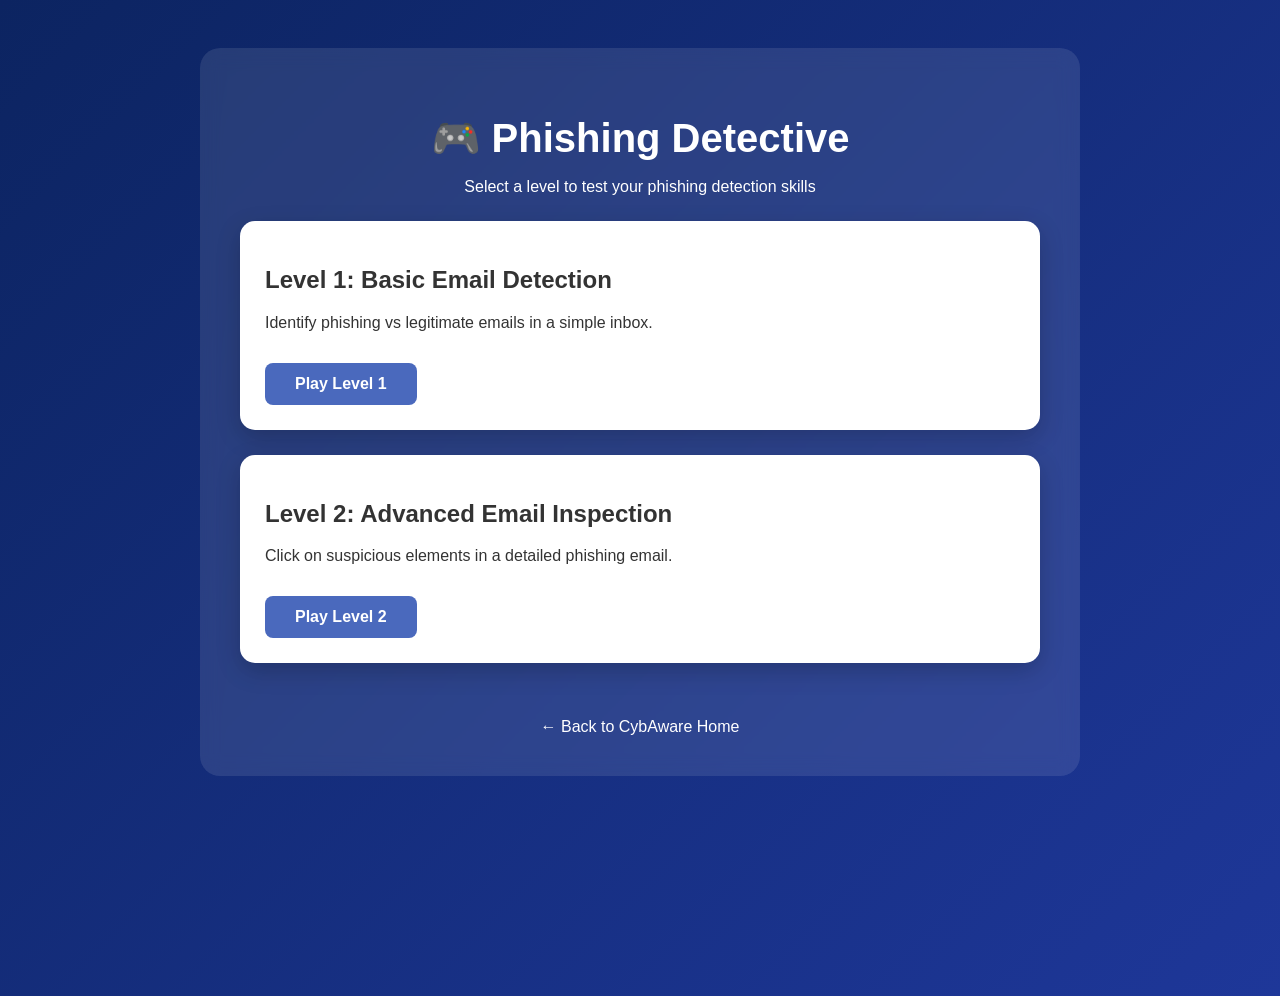
<file: game-hub.html>
<!DOCTYPE html>
<html lang="en">
<head>
    <meta charset="UTF-8">
    <meta name="viewport" content="width=device-width, initial-scale=1.0">
    <title>CybAware - Game Hub</title>
    <style>
        body {
            font-family: 'Segoe UI', sans-serif;
            background: linear-gradient(135deg, #0c2461, #1e3799);
            color: white;
            text-align: center;
            padding: 40px 20px;
            min-height: 100vh;
        }
        .hub-container {
            max-width: 800px;
            margin: auto;
            background: rgba(255, 255, 255, 0.1);
            padding: 40px;
            border-radius: 20px;
            backdrop-filter: blur(10px);
        }
        h1 {
            font-size: 2.5rem;
            margin-bottom: 10px;
        }
        .level-card {
            background: white;
            color: #333;
            padding: 25px;
            margin: 25px 0;
            border-radius: 15px;
            text-align: left;
            box-shadow: 0 8px 25px rgba(0,0,0,0.2);
        }
        .play-btn {
            display: inline-block;
            background: #4a69bd;
            color: white;
            padding: 12px 30px;
            border-radius: 8px;
            text-decoration: none;
            font-weight: bold;
            margin-top: 15px;
            transition: all 0.3s;
        }
        .play-btn:hover {
            background: #1e3799;
            transform: scale(1.05);
        }
        .back-home {
            color: white;
            text-decoration: none;
            display: inline-block;
            margin-top: 30px;
        }
    </style>
</head>
<body>
    <div class="hub-container">
        <h1>🎮 Phishing Detective</h1>
        <p>Select a level to test your phishing detection skills</p>
        
        <div class="level-card">
            <h2>Level 1: Basic Email Detection</h2>
            <p>Identify phishing vs legitimate emails in a simple inbox.</p>
            <!-- CHANGE THIS LINK: -->
            <a href="level1.html" class="play-btn">Play Level 1</a>
        </div>
        
        <div class="level-card">
            <h2>Level 2: Advanced Email Inspection</h2>
            <p>Click on suspicious elements in a detailed phishing email.</p>
            <!-- KEEP THIS LINK (level2.html is in root): -->
            <a href="level2.html" class="play-btn">Play Level 2</a>
        </div>
        
        <a href="index.html" class="back-home">← Back to CybAware Home</a>
    </div>
</body>
</html>
</file>
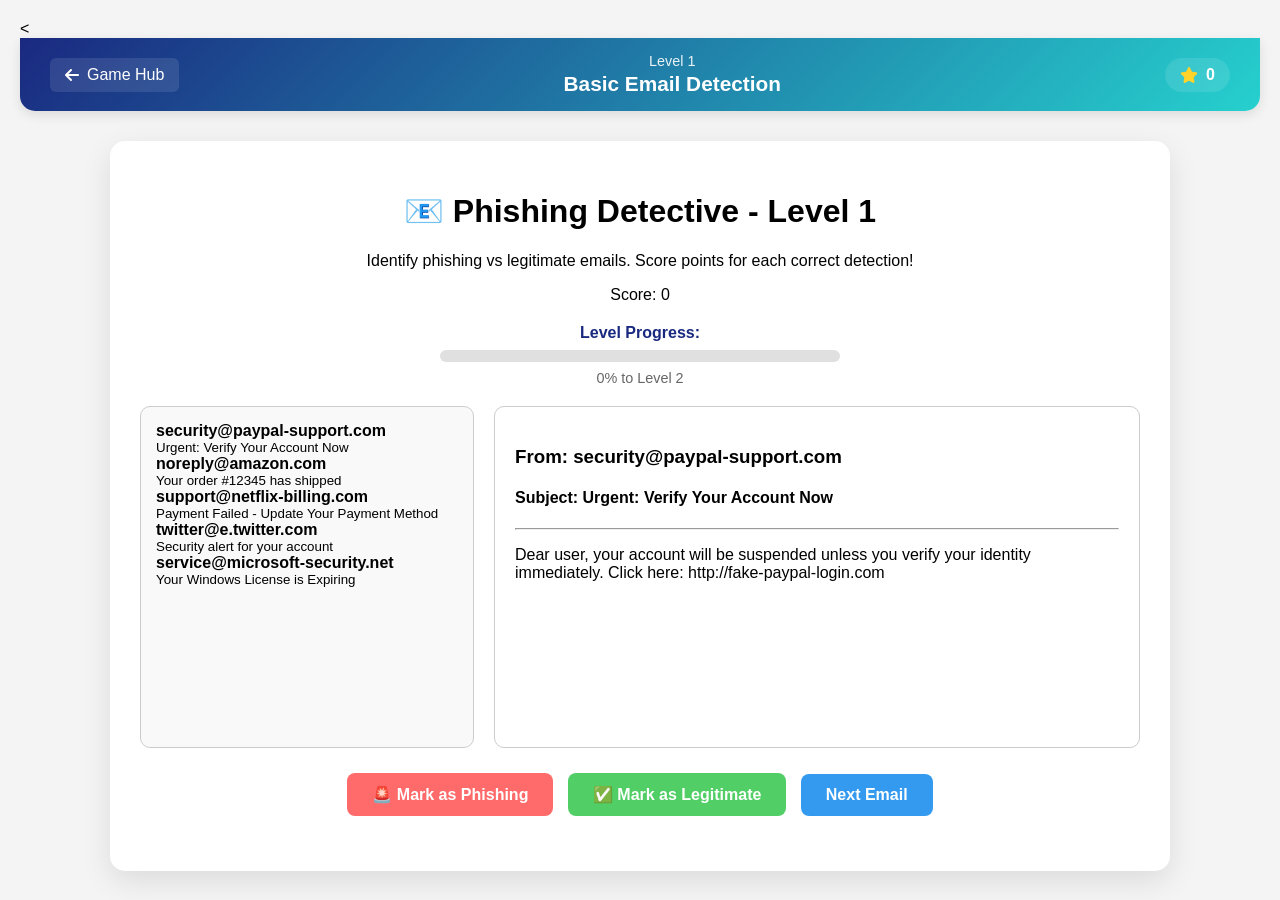
<file: level1.html>
<<!DOCTYPE html>
<html lang="en">
<head>
    <meta charset="UTF-8">
    <meta name="viewport" content="width=device-width, initial-scale=1.0">
    <title>Phishing Detective - Level 1: Basic Email Detection</title>
    <link rel="stylesheet" href="level1-style.css">
    <link rel="stylesheet" href="https://cdnjs.cloudflare.com/ajax/libs/font-awesome/6.4.0/css/all.min.css">
</head>
<body>
    <!-- Navigation Header -->
    <div class="game-header">
        <a href="../game-hub.html" class="back-to-hub">
            <i class="fas fa-arrow-left"></i> Game Hub
        </a>
        <div class="level-info">
            <span class="level-tag">Level 1</span>
            <span class="level-title">Basic Email Detection</span>
        </div>
        <div class="header-score">
            <i class="fas fa-star"></i>
            <span id="current-score">0</span>
        </div>
    </div>

    <!-- GAME CONTAINER -->
    <div class="game-container">
        <header>
            <h1>📧 Phishing Detective - Level 1</h1>
            <p>Identify phishing vs legitimate emails. Score points for each correct detection!</p>
            <div class="score">Score: <span id="score">0</span></div>
        </header>

        <!-- OPTIONAL: Progress Bar (add this if you want it) -->
        <div class="progress-container">
            <div class="progress-label">Level Progress:</div>
            <div class="progress-bar">
                <div class="progress-fill" id="progress-fill" style="width: 0%"></div>
            </div>
            <div class="progress-text"><span id="progress-percent">0</span>% to Level 2</div>
        </div>

        <div class="inbox">
            <div class="email-list" id="email-list">
                <!-- Emails loaded by JavaScript -->
            </div>
            <div class="email-view" id="email-view">
                <p>Select an email to inspect it.</p>
            </div>
        </div>

        <div class="controls">
            <button id="btn-phishing">🚨 Mark as Phishing</button>
            <button id="btn-legit">✅ Mark as Legitimate</button>
            <button id="btn-next">Next Email</button>
        </div>

        <div class="feedback" id="feedback"></div>

        <!-- COMPLETION SCREEN (MUST BE INSIDE game-container) -->
        <div class="level-complete" id="level-complete" style="display: none;">
            <div class="completion-card">
                <h2>🎉 Level 1 Complete!</h2>
                <p>You scored <span id="final-score">0</span> points!</p>
                <p>Ready for a bigger challenge?</p>
                <a href="level2.html" class="btn-next-level">
                    <i class="fas fa-arrow-right"></i> Proceed to Level 2
                </a>
                <button id="play-again" class="btn-play-again">
                    <i class="fas fa-redo"></i> Play Again
                </button>
            </div>
        </div>
    </div>

    <script src="level1-script.js"></script>
</body>
</html>
</file>
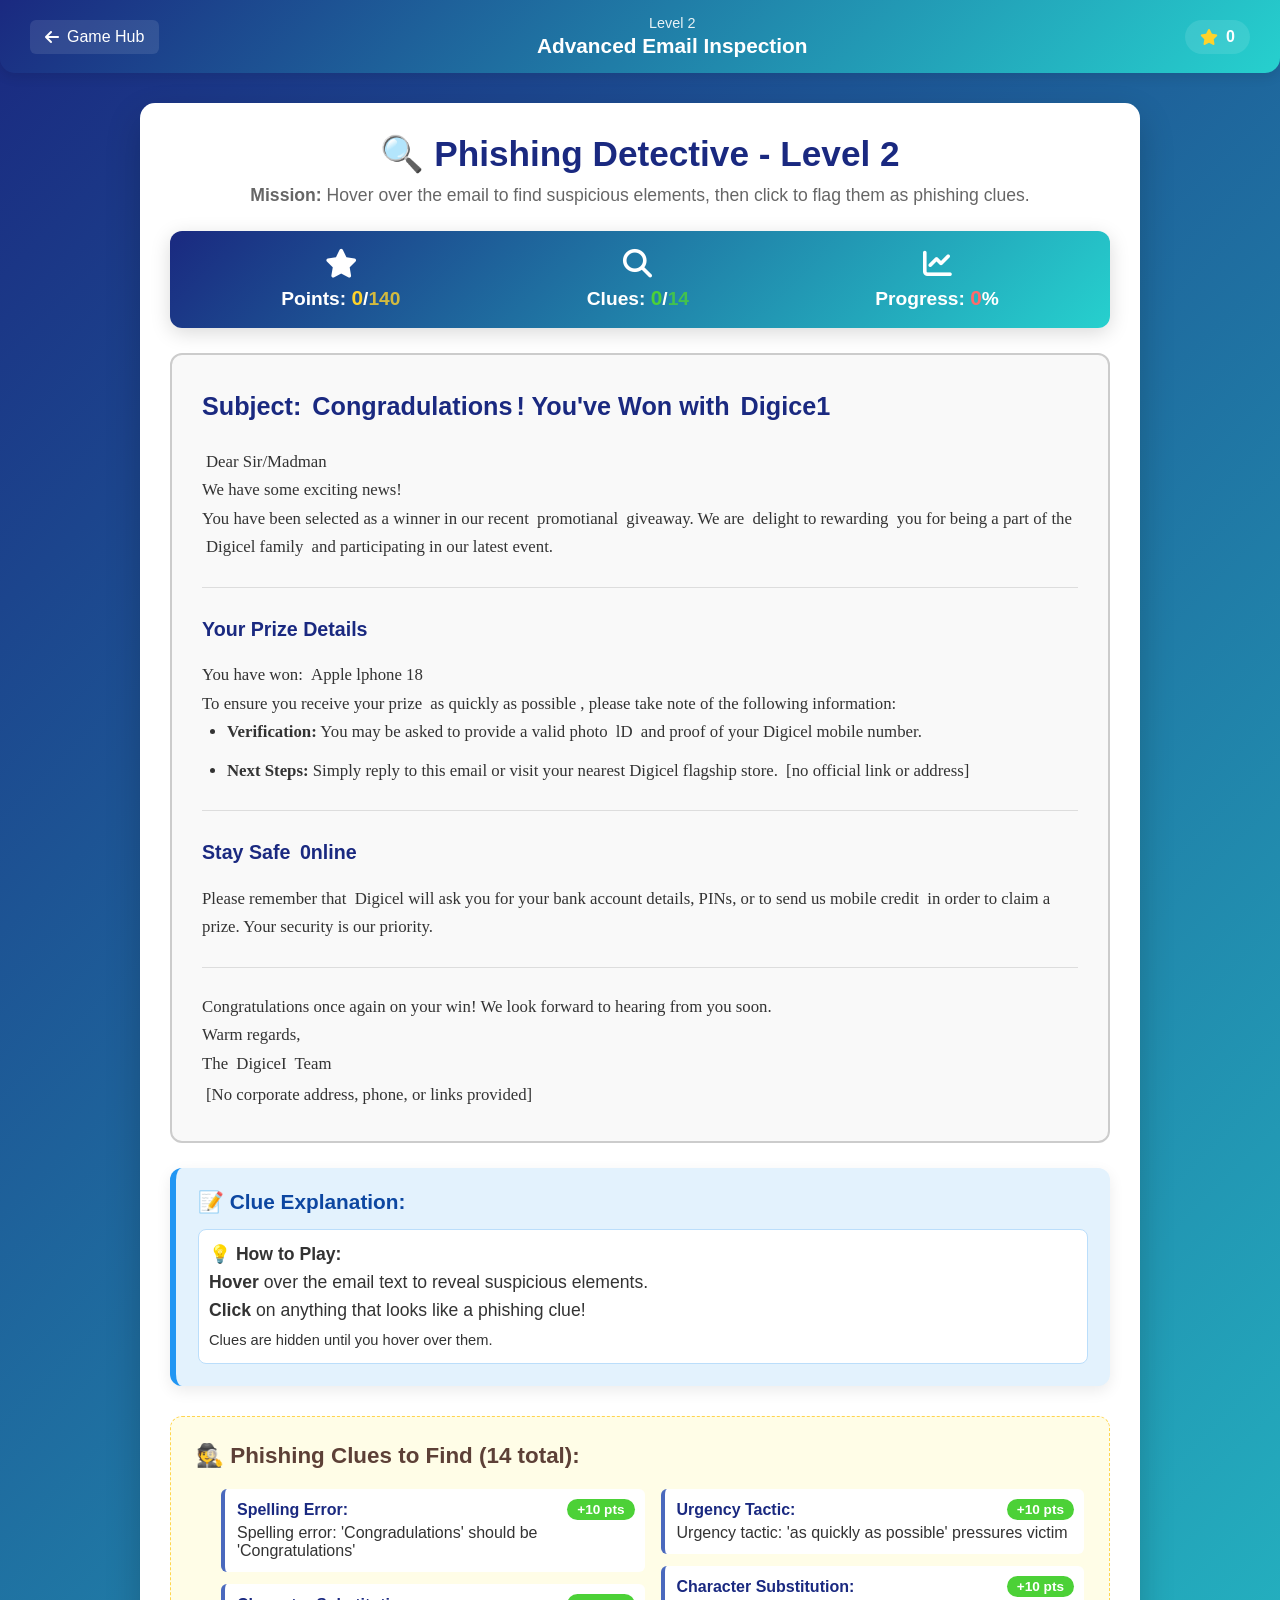
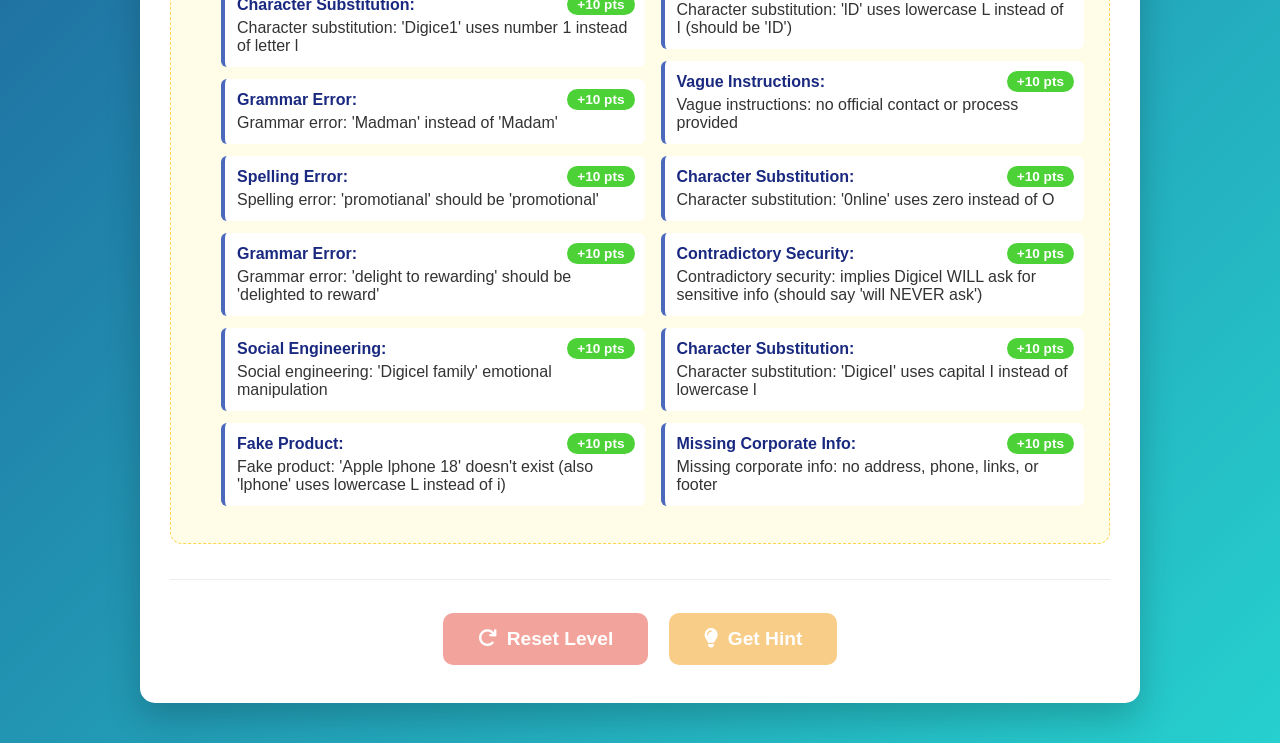
<file: level2.html>
<!DOCTYPE html>
<html lang="en">
<head>
    <meta charset="UTF-8">
    <meta name="viewport" content="width=device-width, initial-scale=1.0">
    <title>Phishing Detective - Level 2: Advanced Email Inspection</title>
    <link rel="stylesheet" href="level2-style.css">
    <link rel="stylesheet" href="https://cdnjs.cloudflare.com/ajax/libs/font-awesome/6.4.0/css/all.min.css">
</head>
<body>
    <!-- Navigation Header -->
    <div class="game-header">
        <a href="../game-hub.html" class="back-to-hub">
            <i class="fas fa-arrow-left"></i> Game Hub
        </a>
        <div class="level-info">
            <span class="level-tag">Level 2</span>
            <span class="level-title">Advanced Email Inspection</span>
        </div>
        <div class="header-score">
            <i class="fas fa-star"></i>
            <span id="current-score">0</span>
        </div>
    </div>

    <!-- GAME CONTAINER -->
    <div class="game-container">
        <header class="game-title">
            <h1>🔍 Phishing Detective - Level 2</h1>
            <p><strong>Mission:</strong> Hover over the email to find suspicious elements, then click to flag them as phishing clues.</p>
        </header>

        <!-- Score Display -->
        <div class="score-display">
            <div class="score-item">
                <i class="fas fa-star"></i>
                <span>Points: <span id="score">0</span>/<span id="max-score">140</span></span>
            </div>
            <div class="score-item">
                <i class="fas fa-search"></i>
                <span>Clues: <span id="found-count">0</span>/<span id="total-clues">14</span></span>
            </div>
            <div class="score-item">
                <i class="fas fa-chart-line"></i>
                <span>Progress: <span id="progress-percent">0</span>%</span>
            </div>
        </div>

        <!-- Email Content -->
        <div class="email-box" id="email-content">
            <h2>Subject: <span class="clue" data-id="1" data-info="Spelling error: 'Congradulations' should be 'Congratulations'">Congradulations</span>! You've Won with <span class="clue" data-id="2" data-info="Character substitution: 'Digice1' uses number 1 instead of letter l">Digice1</span></h2>
            <p><span class="clue" data-id="3" data-info="Grammar error: 'Madman' instead of 'Madam'">Dear Sir/Madman</span></p>
            <p>We have some exciting news!</p>
            <p>You have been selected as a winner in our recent <span class="clue" data-id="4" data-info="Spelling error: 'promotianal' should be 'promotional'">promotianal</span> giveaway. We are <span class="clue" data-id="5" data-info="Grammar error: 'delight to rewarding' should be 'delighted to reward'">delight to rewarding</span> you for being a part of the <span class="clue" data-id="6" data-info="Social engineering: 'Digicel family' emotional manipulation">Digicel family</span> and participating in our latest event.</p>
            <hr>
            <h3>Your Prize Details</h3>
            <p>You have won: <span class="clue" data-id="7" data-info="Fake product: 'Apple lphone 18' doesn't exist">Apple lphone 18</span></p>
            <p>To ensure you receive your prize <span class="clue" data-id="8" data-info="Urgency tactic: 'as quickly as possible' pressures victim">as quickly as possible</span>, please take note of the following information:</p>
            <ul>
                <li><strong>Verification:</strong> You may be asked to provide a valid photo <span class="clue" data-id="9" data-info="Character substitution: 'lD' uses lowercase L instead of I">lD</span> and proof of your Digicel mobile number.</li>
                <li><strong>Next Steps:</strong> Simply reply to this email or visit your nearest Digicel flagship store. <span class="clue" data-id="10" data-info="Vague instructions: no official contact or process">[no official link or address]</span></li>
            </ul>
            <hr>
            <h3>Stay Safe <span class="clue" data-id="11" data-info="Character substitution: '0nline' uses zero instead of O">0nline</span></h3>
            <p>Please remember that <span class="clue" data-id="12" data-info="Contradictory security: implies Digicel WILL ask for sensitive info">Digicel will ask you for your bank account details, PINs, or to send us mobile credit</span> in order to claim a prize. Your security is our priority.</p>
            <hr>
            <p>Congratulations once again on your win! We look forward to hearing from you soon.</p>
            <p>Warm regards,</p>
            <p>The <span class="clue" data-id="13" data-info="Character substitution: 'DigiceI' uses capital I instead of lowercase l">DigiceI</span> Team</p>
            <p class="clue" data-id="14" data-info="Missing corporate info: no address, phone, links, or footer">[No corporate address, phone, or links provided]</p>
        </div>

        <!-- Feedback Area -->
        <div class="feedback" id="feedback">
            <h3>📝 Clue Explanation:</h3>
            <p id="feedback-text">Hover over suspicious text in the email to reveal clues, then click to flag them.</p>
        </div>

        <!-- Clue Checklist -->
        <div class="clue-list">
            <h3>🕵️ Phishing Clues to Find (14 total):</h3>
            <ul id="clue-checklist">
                <!-- Will be filled by JavaScript -->
            </ul>
        </div>

        <!-- Controls -->
        <div class="controls">
            <button id="reset-btn" class="btn-reset">
                <i class="fas fa-redo"></i> Reset Level
            </button>
            <button id="hint-btn" class="btn-hint">
                <i class="fas fa-lightbulb"></i> Get Hint
            </button>
            <button id="next-level" class="btn-next" style="display:none;">
                <i class="fas fa-arrow-right"></i> Next Level
            </button>
        </div>
    </div>

    <script src="level2-script.js"></script>
</body>
</html>
</file>
<file: level1-style.css>
/* Navigation Header */
.game-header {
    background: linear-gradient(135deg, #1a2980, #26d0ce);
    color: white;
    padding: 15px 30px;
    display: flex;
    justify-content: space-between;
    align-items: center;
    border-radius: 0 0 15px 15px;
    margin-bottom: 30px;
    box-shadow: 0 4px 12px rgba(0, 0, 0, 0.1);
}

.back-to-hub {
    color: white;
    text-decoration: none;
    display: flex;
    align-items: center;
    gap: 8px;
    padding: 8px 15px;
    background: rgba(255, 255, 255, 0.1);
    border-radius: 6px;
    transition: all 0.3s;
}

.back-to-hub:hover {
    background: rgba(255, 255, 255, 0.2);
    transform: translateX(-3px);
}

.level-info {
    text-align: center;
}

.level-tag {
    display: block;
    font-size: 0.9rem;
    opacity: 0.9;
    margin-bottom: 3px;
}

.level-title {
    font-size: 1.3rem;
    font-weight: 600;
}

.header-score {
    display: flex;
    align-items: center;
    gap: 8px;
    padding: 8px 15px;
    background: rgba(255, 255, 255, 0.1);
    border-radius: 20px;
    font-weight: 600;
}

.header-score i {
    color: #ffd32a;
}

/* Game Styles */
body {
    font-family: 'Segoe UI', sans-serif;
    background: #f4f4f4;
    margin: 0;
    padding: 20px;
}

.game-container {
    max-width: 1000px;
    margin: auto;
    background: white;
    padding: 30px;
    border-radius: 15px;
    box-shadow: 0 10px 30px rgba(0,0,0,0.1);
}

header {
    text-align: center;
    margin-bottom: 20px;
}

.inbox {
    display: flex;
    gap: 20px;
    margin-bottom: 20px;
}

.email-list {
    flex: 1;
    border: 1px solid #ccc;
    padding: 15px;
    border-radius: 10px;
    max-height: 400px;
    overflow-y: auto;
    background: #f9f9f9;
}

.email-view {
    flex: 2;
    border: 1px solid #ccc;
    padding: 20px;
    border-radius: 10px;
    background: white;
    min-height: 300px;
}

.controls {
    text-align: center;
    margin: 20px 0;
}

button {
    padding: 12px 25px;
    margin: 5px;
    border: none;
    border-radius: 8px;
    cursor: pointer;
    font-size: 16px;
    font-weight: bold;
    transition: all 0.3s;
}

#btn-phishing {
    background-color: #ff6b6b;
    color: white;
}

#btn-legit {
    background-color: #51cf66;
    color: white;
}

#btn-next {
    background-color: #339af0;
    color: white;
}

button:hover {
    transform: translateY(-2px);
    box-shadow: 0 5px 15px rgba(0,0,0,0.2);
}

.feedback {
    margin-top: 20px;
    padding: 15px;
    border-radius: 8px;
    display: none;
    font-weight: bold;
}

.feedback.correct {
    background-color: #d4edda;
    color: #155724;
    border-left: 5px solid #51cf66;
}

.feedback.incorrect {
    background-color: #f8d7da;
    color: #721c24;
    border-left: 5px solid #ff6b6b;
}
/* Level Completion Screen */
.level-complete {
    position: fixed;
    top: 0;
    left: 0;
    width: 100%;
    height: 100%;
    background: rgba(0, 0, 0, 0.85);
    display: flex;
    justify-content: center;
    align-items: center;
    z-index: 1000;
    animation: fadeIn 0.5s;
}

.completion-card {
    background: white;
    padding: 40px;
    border-radius: 20px;
    text-align: center;
    max-width: 500px;
    width: 90%;
    box-shadow: 0 20px 50px rgba(0, 0, 0, 0.5);
    animation: slideUp 0.5s;
}

.completion-card h2 {
    color: #1a2980;
    margin-bottom: 15px;
    font-size: 2.2rem;
}

.completion-card p {
    font-size: 1.2rem;
    margin: 10px 0;
    color: #333;
}

#final-score {
    color: #f6b93b;
    font-weight: bold;
    font-size: 1.5rem;
}

.btn-next-level {
    display: inline-block;
    background: linear-gradient(135deg, #4a69bd, #1e3799);
    color: white;
    padding: 15px 40px;
    border-radius: 50px;
    text-decoration: none;
    font-size: 1.2rem;
    font-weight: bold;
    margin: 20px 10px;
    transition: all 0.3s;
}

.btn-next-level:hover {
    background: linear-gradient(135deg, #1e3799, #0c2461);
    transform: scale(1.05);
    box-shadow: 0 10px 25px rgba(26, 41, 128, 0.4);
}

.btn-play-again {
    display: inline-block;
    background: #2ecc71;
    color: white;
    padding: 15px 40px;
    border-radius: 50px;
    border: none;
    font-size: 1.2rem;
    font-weight: bold;
    margin: 10px;
    cursor: pointer;
    transition: all 0.3s;
}

.btn-play-again:hover {
    background: #27ae60;
    transform: scale(1.05);
}

/* Progress Bar Styles (optional) */
.progress-container {
    margin: 20px auto;
    max-width: 400px;
    text-align: center;
}

.progress-label {
    font-weight: bold;
    margin-bottom: 8px;
    color: #1a2980;
}

.progress-bar {
    height: 12px;
    background: #e0e0e0;
    border-radius: 6px;
    overflow: hidden;
    margin-bottom: 8px;
}

.progress-fill {
    height: 100%;
    background: linear-gradient(90deg, #4a69bd, #26d0ce);
    border-radius: 6px;
    transition: width 0.5s ease;
}

.progress-text {
    font-size: 0.9rem;
    color: #666;
}

@keyframes fadeIn {
    from { opacity: 0; }
    to { opacity: 1; }
}

@keyframes slideUp {
    from {
        opacity: 0;
        transform: translateY(50px);
    }
    to {
        opacity: 1;
        transform: translateY(0);
    }
}
</file>
<file: level2-style.css>
/* ===== BASE STYLES ===== */
* {
    margin: 0;
    padding: 0;
    box-sizing: border-box;
}

body {
    font-family: 'Segoe UI', Tahoma, Geneva, Verdana, sans-serif;
    background: linear-gradient(135deg, #1a2980 0%, #26d0ce 100%);
    color: #333;
    min-height: 100vh;
}

/* ===== NAVIGATION HEADER ===== */
.game-header {
    background: linear-gradient(135deg, #1a2980, #26d0ce);
    color: white;
    padding: 15px 30px;
    display: flex;
    justify-content: space-between;
    align-items: center;
    border-radius: 0 0 15px 15px;
    margin-bottom: 30px;
    box-shadow: 0 4px 12px rgba(0, 0, 0, 0.1);
}

.back-to-hub {
    color: white;
    text-decoration: none;
    display: flex;
    align-items: center;
    gap: 8px;
    padding: 8px 15px;
    background: rgba(255, 255, 255, 0.1);
    border-radius: 6px;
    transition: all 0.3s;
}

.back-to-hub:hover {
    background: rgba(255, 255, 255, 0.2);
    transform: translateX(-3px);
}

.level-info {
    text-align: center;
}

.level-tag {
    display: block;
    font-size: 0.9rem;
    opacity: 0.9;
    margin-bottom: 3px;
}

.level-title {
    font-size: 1.3rem;
    font-weight: 600;
}

.header-score {
    display: flex;
    align-items: center;
    gap: 8px;
    padding: 8px 15px;
    background: rgba(255, 255, 255, 0.1);
    border-radius: 20px;
    font-weight: 600;
}

.header-score i {
    color: #ffd32a;
}

/* ===== GAME CONTAINER ===== */
.game-container {
    max-width: 1000px;
    margin: 0 auto 40px;
    background: white;
    padding: 30px;
    border-radius: 15px;
    box-shadow: 0 15px 35px rgba(0, 0, 0, 0.2);
}

.game-title {
    text-align: center;
    margin-bottom: 25px;
}

.game-title h1 {
    color: #1a2980;
    margin-bottom: 10px;
    font-size: 2.2rem;
}

.game-title p {
    color: #666;
    font-size: 1.1rem;
}

/* ===== SCORE DISPLAY ===== */
.score-display {
    display: flex;
    justify-content: space-around;
    background: linear-gradient(135deg, #1a2980, #26d0ce);
    color: white;
    padding: 18px;
    border-radius: 12px;
    margin: 25px 0;
    box-shadow: 0 5px 20px rgba(0, 0, 0, 0.15);
}

.score-item {
    text-align: center;
    padding: 0 15px;
}

.score-item i {
    font-size: 1.8rem;
    margin-bottom: 8px;
    display: block;
}

.score-item span {
    font-size: 1.2rem;
    font-weight: 600;
}

#score {
    color: #ffd32a;
    font-weight: bold;
    font-size: 1.3rem;
}

#max-score {
    color: #ffd32a;
    opacity: 0.8;
}

#found-count {
    color: #4cd137;
    font-weight: bold;
    font-size: 1.3rem;
}

#total-clues {
    color: #4cd137;
    opacity: 0.8;
}

#progress-percent {
    color: #ff6b6b;
    font-weight: bold;
    font-size: 1.3rem;
}

/* ===== EMAIL BOX ===== */
.email-box {
    border: 2px solid #ccc;
    border-radius: 12px;
    padding: 30px;
    background: #f9f9f9;
    font-family: 'Georgia', serif;
    line-height: 1.7;
    margin-bottom: 25px;
    position: relative;
    font-size: 1.05rem;
}

.email-box h2 {
    color: #1a2980;
    margin-bottom: 20px;
    font-family: 'Segoe UI', sans-serif;
}

.email-box h3 {
    color: #1a2980;
    margin: 20px 0 15px;
    font-family: 'Segoe UI', sans-serif;
}

.email-box hr {
    border: none;
    border-top: 1px solid #ddd;
    margin: 25px 0;
}

.email-box ul {
    margin-left: 25px;
    margin-bottom: 20px;
}

.email-box li {
    margin-bottom: 10px;
}

/* ===== CLUE STYLES - HIDDEN UNTIL HOVER ===== */
.clue {
    cursor: pointer;
    transition: all 0.3s;
    border-radius: 3px;
    padding: 2px 4px;
    position: relative;
    /* REMOVE the yellow background and border initially */
    background: transparent !important;
    border-bottom: none !important;
    /* Make them look like normal text */
    color: inherit;
    text-decoration: none;
}

/* Only show clue indicators on hover */
.clue:hover {
    background: #ffeb3b !important;
    border-bottom: 2px dashed #ffc107 !important;
    transform: scale(1.03);
    box-shadow: 0 3px 10px rgba(0, 0, 0, 0.1);
}

/* Found clues get red styling */
.clue.clicked {
    background: #ff6b6b !important;
    color: white !important;
    border-bottom: 2px solid #e53935 !important;
    text-decoration: line-through;
}

.clue.clicked::after {
    content: '🚩';
    position: absolute;
    top: -10px;
    right: -10px;
    font-size: 14px;
    background: white;
    border-radius: 50%;
    width: 20px;
    height: 20px;
    display: flex;
    align-items: center;
    justify-content: center;
    box-shadow: 0 2px 5px rgba(0, 0, 0, 0.2);
}

/* Optional: Slightly different styling for clicked clues when hovered */
.clue.clicked:hover {
    background: #e53935 !important;
}

/* ===== FEEDBACK AREA ===== */
.feedback {
    margin: 25px 0;
    padding: 22px;
    border-radius: 12px;
    background: #e3f2fd;
    border-left: 6px solid #2196f3;
    box-shadow: 0 5px 15px rgba(0, 0, 0, 0.08);
}

.feedback h3 {
    color: #0d47a1;
    margin-bottom: 15px;
    font-size: 1.3rem;
    display: flex;
    align-items: center;
    gap: 10px;
}

#feedback-text {
    font-size: 1.1rem;
    line-height: 1.6;
    color: #333;
    min-height: 60px;
    padding: 10px;
    background: white;
    border-radius: 8px;
    border: 1px solid #bbdefb;
}

/* ===== CLUE CHECKLIST ===== */
.clue-list {
    background: #fffde7;
    padding: 25px;
    border-radius: 12px;
    margin: 30px 0;
    border: 1px dashed #ffd54f;
}

.clue-list h3 {
    margin-top: 0;
    color: #5d4037;
    font-size: 1.4rem;
    margin-bottom: 20px;
    display: flex;
    align-items: center;
    gap: 10px;
}

#clue-checklist {
    columns: 2;
    padding-left: 25px;
    list-style-type: none;
}

#clue-checklist li {
    margin-bottom: 12px;
    padding: 12px;
    transition: all 0.3s;
    background: white;
    border-radius: 6px;
    border-left: 4px solid #4a69bd;
    break-inside: avoid;
    position: relative;
}

#clue-checklist li strong {
    color: #1a2980;
    display: block;
    margin-bottom: 5px;
}

#clue-checklist li.found {
    background: #e8f5e9;
    border-left-color: #4cd137;
    text-decoration: line-through;
    color: #666;
}

#clue-checklist li.found strong {
    color: #2e7d32;
}

.clue-points {
    position: absolute;
    top: 10px;
    right: 10px;
    background: #4cd137;
    color: white;
    padding: 3px 10px;
    border-radius: 12px;
    font-size: 0.85rem;
    font-weight: bold;
}

/* ===== CONTROLS ===== */
.controls {
    text-align: center;
    margin-top: 35px;
    padding-top: 25px;
    border-top: 1px solid #eee;
}

button {
    background: #1a2980;
    color: white;
    border: none;
    padding: 15px 35px;
    font-size: 1.2rem;
    border-radius: 10px;
    cursor: pointer;
    transition: all 0.3s;
    margin: 8px;
    font-weight: bold;
    display: inline-flex;
    align-items: center;
    justify-content: center;
    gap: 10px;
}

button:hover:not(:disabled) {
    transform: translateY(-3px);
    box-shadow: 0 7px 20px rgba(0, 0, 0, 0.2);
}

.btn-reset {
    background: #e74c3c;
}

.btn-reset:hover {
    background: #c0392b;
}

.btn-hint {
    background: #f39c12;
}

.btn-hint:hover {
    background: #d35400;
}

.btn-next {
    background: linear-gradient(135deg, #4a69bd, #1e3799);
    animation: pulse 1.5s infinite;
}

.btn-next:hover {
    background: linear-gradient(135deg, #1e3799, #0c2461);
}

button:disabled {
    opacity: 0.5;
    cursor: not-allowed;
    transform: none !important;
}

/* ===== ANIMATIONS ===== */
@keyframes pulse {
    0% { transform: scale(1); }
    50% { transform: scale(1.05); }
    100% { transform: scale(1); }
}

/* ===== RESPONSIVE DESIGN ===== */
@media (max-width: 900px) {
    #clue-checklist {
        columns: 1;
    }
}

@media (max-width: 768px) {
    .game-container {
        padding: 20px;
    }
    
    .score-display {
        flex-direction: column;
        gap: 20px;
        text-align: center;
    }
    
    .score-item {
        padding: 10px 0;
        border-bottom: 1px solid rgba(255, 255, 255, 0.1);
    }
    
    .score-item:last-child {
        border-bottom: none;
    }
    
    .game-header {
        flex-direction: column;
        gap: 15px;
        text-align: center;
        padding: 15px;
    }
    
    .email-box {
        padding: 20px;
    }
    
    button {
        width: 100%;
        margin: 8px 0;
    }
    
    .controls {
        display: flex;
        flex-direction: column;
    }
}

@media (max-width: 480px) {
    .game-title h1 {
        font-size: 1.8rem;
    }
    
    .email-box {
        font-size: 0.95rem;
        padding: 15px;
    }
    
    .feedback {
        padding: 15px;
    }
}
</file>
